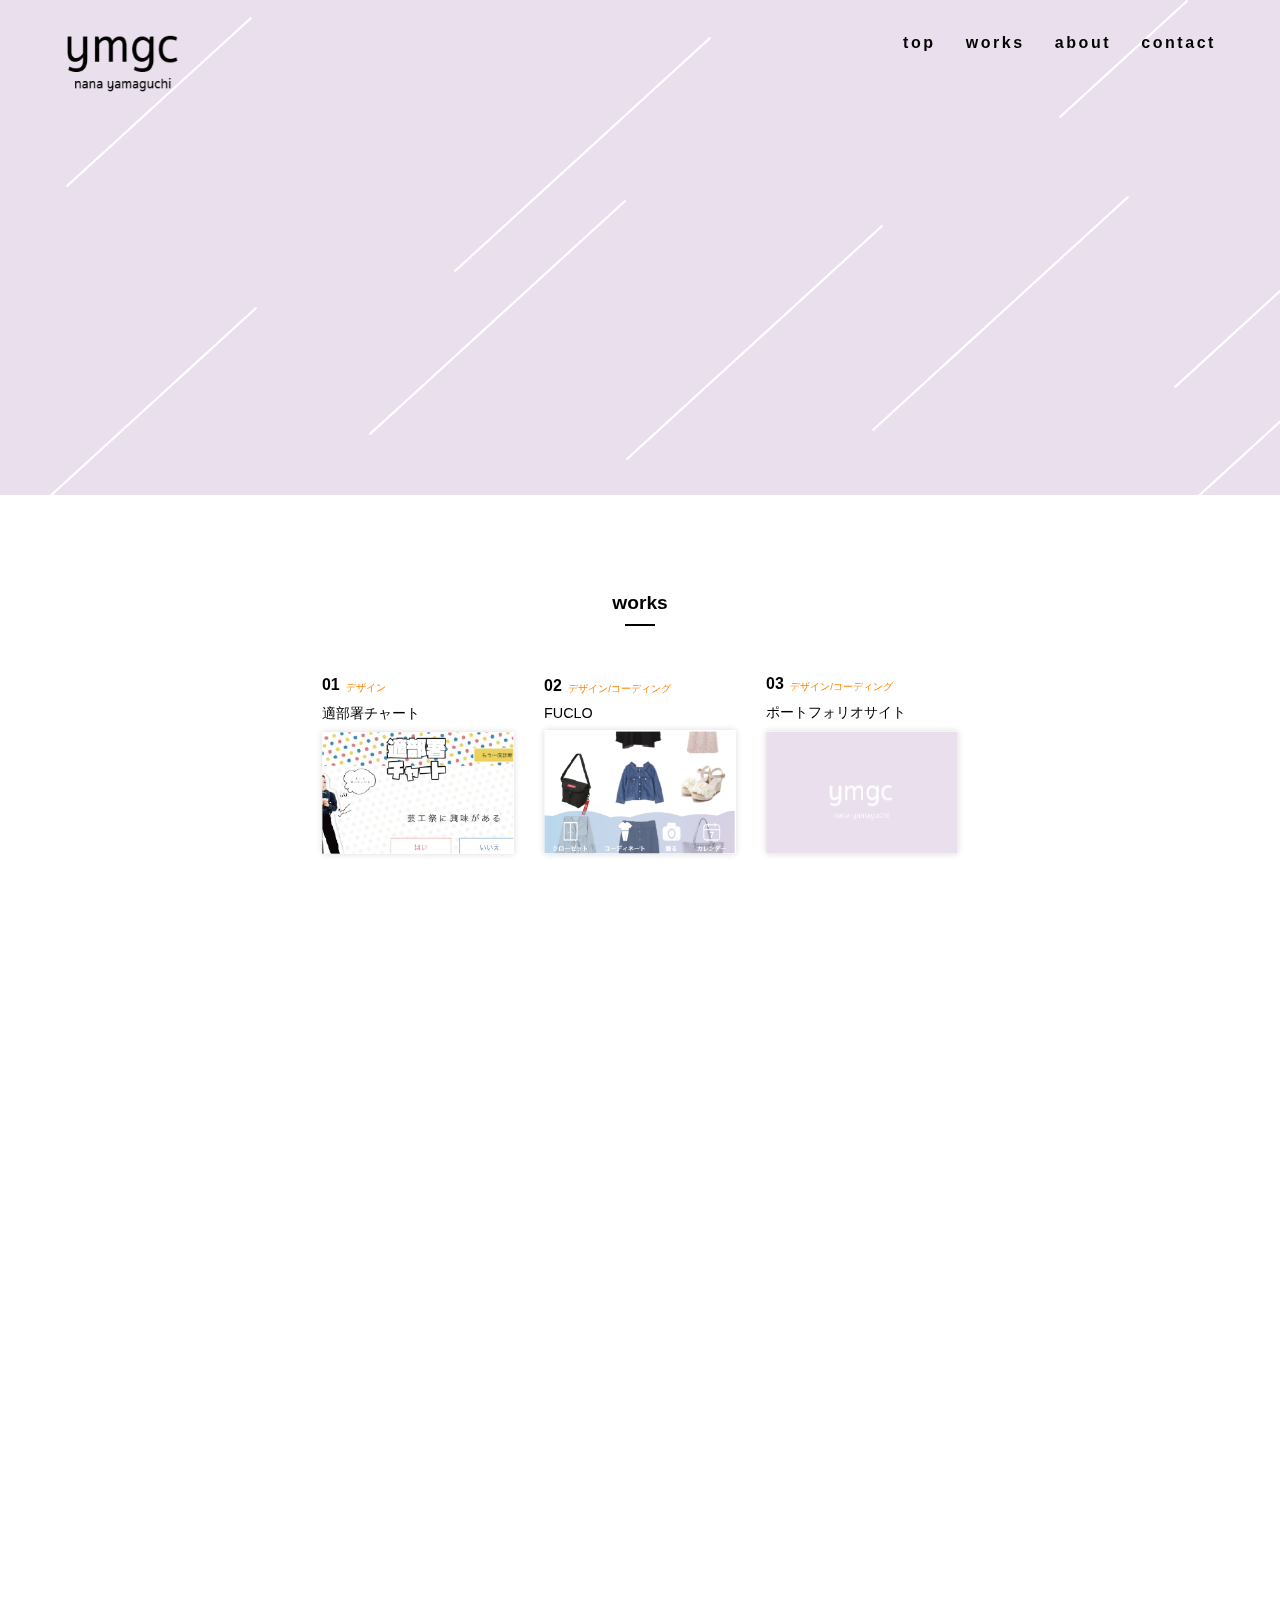
<file: index.html>
<!DOCTYPE html>
<html>
<head>
<title>ymgc</title>
<meta http-equiv="Content-Type" content="text/html; charset=utf-8" />
<meta name="viewport" content="width=device-width, initial-scale=1.0, maximum-scale=1.0, minimum-scale=1.0, viewport-fit=cover">

<link rel="stylesheet" href="css/stylesheet.css">

<!-- aos.CSS読み込み -->
<link href="https://unpkg.com/aos@2.3.1/dist/aos.css" rel="stylesheet">
<!-- jQuery.jsの読み込み -->
<script type="text/javascript" src="https://ajax.googleapis.com/ajax/libs/jquery/2.1.3/jquery.min.js"></script>



    <!-- スムーズスクロール部分の記述 -->
    <script>

        $(function(){

            // #で始まるアンカーをクリックした場合に処理
            $('a[href^=#]').click(function() {
                // スクロールの速度
                var speed = 400; // ミリ秒
                // アンカーの値取得
                var href= $(this).attr("href");
                // 移動先を取得
                var target = $(href == "#" || href == "" ? 'html' : href);
                // 移動先を数値で取得
                var position = target.offset().top;
                // スムーススクロール
                $('body,html').animate({scrollTop:position}, speed, 'swing');
                return false;
            });
        });

</script>


</head>
<body>

    <section class = "page-wrap">

    <header>
        <img src = "images/logo_black.png">
        <nav>
            <ul>
                <li><a href = "#top">top</a></li>
                <li><a href = "#works">works</a></li>
                <li><a href = "#about">about</a></li>
                <li><a href = "#contact">contact</a></li>
            </ul>
        </nav>
    </header>

    <div id = "top">
        <section class = "main-visual">
            <div class = "rain">
                <!-- <img src = "images/logo_white.png"> -->
                <div class = "logo">
                        <svg version="1.1" id="レイヤー_1" xmlns="http://www.w3.org/2000/svg" xmlns:xlink="http://www.w3.org/1999/xlink" x="0px"
                        y="0px" viewBox="0 0 841.9 595.3" style="enable-background:new 0 0 841.9 595.3;" xml:space="preserve">
                        <style type="text/css">
                            .st0{fill:#fff;}
                        </style>
                        <g>
                        <path class="path" d="M132.3,260c-2.1,3.8-4.9,7.8-8.5,12c-3.5,4.2-7.7,8-12.5,11.4c-4.8,3.4-10.4,6.2-16.8,8.4
                            C88.1,293.9,81,295,73,295c-8.2,0-15.7-1.3-22.4-4c-6.7-2.7-12.4-7-17.1-12.9c-4.7-5.9-8.4-13.5-11.1-22.8
                            c-2.7-9.2-4.1-20.3-4.1-33.2V111.6h29v110.5c0,14.2,2.8,25.2,8.5,33c5.6,7.8,13.2,11.8,22.6,11.8c12.7,0,23.4-3.5,32.1-10.6
                            c8.7-7.1,16-15.3,21.9-24.7v-120h29.7v167.8c0,31.1-7,54.2-21,69.3c-14,15.1-33.5,22.6-58.4,22.6c-10.8,0-21.5-1.7-32.1-4.9
                            c-10.6-3.3-19.2-7.2-25.8-11.8l7.4-25.4c6.8,4.3,14.3,7.7,22.4,10.1c8.1,2.4,16.8,3.6,26,3.6c8.2,0,15.6-1,22.1-3
                            c6.5-2,11.9-5.5,16.2-10.4c4.4-4.9,7.7-11.5,10.1-19.7c2.3-8.2,3.5-18.4,3.5-30.6V260z"/>
                        <path class="path" d="M244.6,295h-29.7V111.6h24.7l4.9,27.3c2.1-3.3,4.7-6.8,7.8-10.4c3.1-3.7,6.7-7,10.9-10.1
                            c4.2-3,9.1-5.6,14.7-7.6c5.5-2,11.8-3,18.9-3c11.3,0,20.6,3.2,27.9,9.5c7.3,6.3,12.6,14.9,15.9,25.8c5.4-9.6,12.9-17.9,22.4-24.9
                            c9.5-7,20.4-10.4,32.7-10.4c16.9,0,29.4,6.2,37.4,18.6c8,12.4,12,28.5,12,48.2V295h-29V174.6c0-11.6-2.1-21-6.4-28.1
                            c-4.2-7.1-11.1-10.6-20.5-10.6c-5.2,0-10,0.9-14.5,2.8c-4.5,1.9-8.6,4.5-12.4,7.8c-3.8,3.3-7.1,7-10.1,11
                            c-2.9,4.1-5.5,8.2-7.6,12.5V295h-29V174.6c0-11.6-2.1-21-6.4-28.1c-4.2-7.1-10.9-10.6-20.1-10.6c-10.4,0-19.4,3-27,8.9
                            c-7.7,6-13.6,13.2-17.8,21.8V295z"/>
                        <path class="path" d="M612.1,260c-2.1,4.6-4.9,9-8.5,13.3c-3.5,4.3-7.7,8-12.5,11.2c-4.8,3.2-10.1,5.7-15.7,7.6
                            c-5.6,1.9-11.5,2.8-17.7,2.8c-10.4,0-19.9-2.1-28.6-6.5c-8.7-4.3-16.2-10.4-22.4-18.4c-6.2-8-11.1-17.7-14.5-29.2
                            c-3.4-11.5-5.1-24.6-5.1-39.3c0-12.7,1.6-24.7,4.8-36.1c3.2-11.4,7.9-21.3,14.3-29.8c6.4-8.5,14.1-15.2,23.3-20.3
                            c9.2-5.1,19.8-7.6,31.8-7.6c6.4,0,12.2,1,17.5,3c5.3,2,10.1,4.6,14.3,7.6c4.2,3,7.9,6.4,11.1,10.1c3.2,3.7,5.8,7.2,7.9,10.4
                            l4.9-27.3h24.7v167.8c0,16.7-1.9,30.9-5.8,42.5c-3.9,11.6-9.4,21.1-16.4,28.5c-7.1,7.3-15.5,12.7-25.2,15.9
                            c-9.8,3.3-20.4,4.9-32,4.9c-12.5,0-24.4-1.8-35.8-5.3c-11.4-3.5-20.4-7.6-27-12.2l7.4-25.4c6.8,4.3,14.6,7.8,23.3,10.4
                            c8.7,2.7,18,4,27.9,4c8,0,15.3-0.9,21.9-2.7c6.6-1.8,12.2-5.1,16.9-9.9c4.7-4.8,8.4-11.3,11.1-19.6c2.7-8.2,4.1-18.8,4.1-31.7V260z
                                M612.1,167.4c-4.7-8.9-11.4-16.2-20-22c-8.6-5.8-17.2-8.7-26-8.7c-14.8,0-26.9,5.4-36.2,16.1c-9.3,10.8-13.9,26.9-13.9,48.4
                            c0,11.6,1.3,21.6,3.9,29.8c2.6,8.2,6.1,14.9,10.4,20.1c4.4,5.2,9.3,9,14.8,11.4c5.5,2.4,11.2,3.6,17.1,3.6c7.1,0,13.6-1.5,19.8-4.6
                            c6.1-3,11.4-7.4,15.9-13.1c4.5-5.7,7.9-12.5,10.4-20.5c2.5-8,3.7-16.9,3.7-26.8V167.4z"/>
                        <path class="path" d="M766.8,133.6c-9.2,0-17.2,1.8-24,5.3c-6.8,3.5-12.5,8.4-16.9,14.6c-4.5,6.2-7.8,13.5-9.9,22
                            c-2.1,8.5-3.2,17.7-3.2,27.5c0,9.9,1.1,19.1,3.2,27.7c2.1,8.6,5.5,16,10.1,22.2c4.6,6.2,10.4,11.1,17.3,14.6
                            c6.9,3.5,15.2,5.3,24.9,5.3c7.3,0,14.7-0.8,22.1-2.5c7.4-1.6,14.5-4.2,21.4-7.8l6.7,23.5c-7.5,4.3-15.5,7.5-23.8,9.5
                            c-8.4,2-18.1,3-29.1,3c-13.9,0-26-2.5-36.2-7.4c-10.2-4.9-18.8-11.7-25.7-20.3c-6.9-8.6-12-18.7-15.4-30.4c-3.3-11.6-5-24.2-5-37.6
                            c0-13.4,1.7-25.9,5-37.6c3.3-11.6,8.5-21.7,15.5-30.2c7-8.5,15.8-15.2,26.2-20.1c10.5-4.9,22.9-7.4,37.3-7.4
                            c19.3,0,35.9,3.9,49.8,11.8l-6.7,23.9C797.3,136.9,782.8,133.6,766.8,133.6z"/>
                    </g>
                    <g>
                        <path class="path" d="M79.3,490.7h-7.4v-52.1h6l1.4,8.4c0.7-1,1.7-2.1,2.8-3.2c1.1-1.1,2.4-2.1,3.9-3s3.1-1.7,4.9-2.3
                            c1.8-0.6,3.7-0.9,5.8-0.9c5.1,0,9.2,1.8,12.1,5.4c2.9,3.6,4.4,8.6,4.4,15v32.7h-7.3V458c0-4.1-0.9-7.3-2.8-9.7
                            c-1.8-2.4-4.4-3.6-7.6-3.6c-3.4,0-6.5,0.9-9.3,2.7c-2.8,1.8-5,4.1-6.8,6.7V490.7z"/>
                        <path class="path" d="M156.3,456.4c0-4.4-1-7.5-3.1-9.4c-2.1-1.9-4.9-2.9-8.4-2.9c-3,0-5.8,0.4-8.3,1.1s-4.8,1.7-6.9,2.7l-1.7-5.7
                            c1.8-1.1,4.2-2.2,7.2-3.2c3-1,6.3-1.5,9.9-1.5c6.3,0,10.9,1.7,13.9,5.1c3,3.4,4.5,8,4.5,13.8v34.2h-5.6l-1.5-9.2
                            c-0.7,1.4-1.6,2.7-2.6,3.9c-1,1.2-2.1,2.3-3.4,3.2c-1.3,0.9-2.8,1.7-4.6,2.2c-1.7,0.5-3.8,0.8-6.2,0.8c-2.1,0-4-0.3-5.8-1
                            c-1.8-0.7-3.4-1.7-4.8-3c-1.4-1.3-2.4-2.9-3.2-4.9c-0.8-1.9-1.2-4.2-1.2-6.7c0-5.8,1.9-10.2,5.6-13.1c3.7-2.9,9-4.4,15.6-4.4h10.4
                            V456.4z M156.3,464.7h-10.5c-4.6,0-8.1,1-10.4,3c-2.3,2-3.5,4.8-3.5,8.5c0,3,0.9,5.3,2.6,6.9c1.7,1.6,3.8,2.4,6.4,2.4
                            c2.3,0,4.5-0.5,6.4-1.4c1.9-0.9,3.5-2.2,4.9-3.7c1.4-1.5,2.4-3.3,3.2-5.2c0.7-1.9,1.1-3.8,1.1-5.8V464.7z"/>
                        <path class="path" d="M185.8,490.7h-7.4v-52.1h6l1.4,8.4c0.7-1,1.7-2.1,2.8-3.2c1.1-1.1,2.4-2.1,3.9-3s3.1-1.7,4.9-2.3
                            c1.8-0.6,3.7-0.9,5.8-0.9c5.1,0,9.2,1.8,12.1,5.4c2.9,3.6,4.4,8.6,4.4,15v32.7h-7.3V458c0-4.1-0.9-7.3-2.8-9.7
                            c-1.8-2.4-4.4-3.6-7.6-3.6c-3.4,0-6.5,0.9-9.3,2.7c-2.8,1.8-5,4.1-6.8,6.7V490.7z"/>
                        <path class="path" d="M262.8,456.4c0-4.4-1-7.5-3.1-9.4c-2.1-1.9-4.9-2.9-8.4-2.9c-3,0-5.8,0.4-8.3,1.1s-4.8,1.7-6.9,2.7l-1.7-5.7
                            c1.8-1.1,4.2-2.2,7.2-3.2c3-1,6.3-1.5,9.9-1.5c6.3,0,10.9,1.7,13.9,5.1c3,3.4,4.5,8,4.5,13.8v34.2h-5.6l-1.5-9.2
                            c-0.7,1.4-1.6,2.7-2.6,3.9c-1,1.2-2.1,2.3-3.4,3.2c-1.3,0.9-2.8,1.7-4.6,2.2c-1.7,0.5-3.8,0.8-6.2,0.8c-2.1,0-4-0.3-5.8-1
                            c-1.8-0.7-3.4-1.7-4.8-3c-1.4-1.3-2.4-2.9-3.2-4.9c-0.8-1.9-1.2-4.2-1.2-6.7c0-5.8,1.9-10.2,5.6-13.1c3.7-2.9,9-4.4,15.6-4.4h10.4
                            V456.4z M262.8,464.7h-10.5c-4.6,0-8.1,1-10.4,3c-2.3,2-3.5,4.8-3.5,8.5c0,3,0.9,5.3,2.6,6.9c1.7,1.6,3.8,2.4,6.4,2.4
                            c2.3,0,4.5-0.5,6.4-1.4c1.9-0.9,3.5-2.2,4.9-3.7c1.4-1.5,2.4-3.3,3.2-5.2c0.7-1.9,1.1-3.8,1.1-5.8V464.7z"/>
                        <path class="path" d="M343.3,480.5c-0.6,1.2-1.4,2.3-2.4,3.5c-1,1.2-2.2,2.3-3.6,3.3c-1.4,1-3,1.8-4.8,2.5c-1.8,0.6-3.7,1-5.9,1
                            c-4.9,0-8.9-1.6-11.7-4.9c-2.9-3.2-4.3-8.4-4.3-15.5v-31.7h7.2v31.7c0,4.2,0.9,7.5,2.6,9.9c1.7,2.3,4.1,3.5,7.2,3.5
                            c1.8,0,3.5-0.3,5.1-0.9c1.6-0.6,3-1.4,4.3-2.4c1.3-1,2.5-2.1,3.6-3.3c1.1-1.3,2-2.6,2.8-3.9v-34.5h7.4v48.2c0,8.6-1.9,15-5.7,19.2
                            c-3.8,4.2-9.1,6.3-16,6.3c-3.2,0-6.3-0.5-9.3-1.5c-3-1-5.4-2.1-7.2-3.4l1.9-6.4c1.9,1.2,4,2.2,6.4,3c2.4,0.8,5,1.1,7.8,1.1
                            c2.3,0,4.4-0.3,6.2-0.9c1.8-0.6,3.3-1.6,4.6-3.1c1.3-1.4,2.2-3.3,2.9-5.7c0.6-2.4,1-5.3,1-8.8V480.5z"/>
                        <path class="path" d="M394.2,456.4c0-4.4-1-7.5-3.1-9.4c-2.1-1.9-4.9-2.9-8.4-2.9c-3,0-5.8,0.4-8.3,1.1c-2.5,0.8-4.8,1.7-6.9,2.7
                            l-1.7-5.7c1.8-1.1,4.2-2.2,7.2-3.2c3-1,6.3-1.5,9.9-1.5c6.3,0,10.9,1.7,13.9,5.1c3,3.4,4.5,8,4.5,13.8v34.2h-5.6l-1.5-9.2
                            c-0.7,1.4-1.6,2.7-2.6,3.9c-1,1.2-2.1,2.3-3.4,3.2c-1.3,0.9-2.8,1.7-4.6,2.2c-1.7,0.5-3.8,0.8-6.2,0.8c-2.1,0-4-0.3-5.8-1
                            c-1.8-0.7-3.4-1.7-4.8-3c-1.4-1.3-2.4-2.9-3.2-4.9c-0.8-1.9-1.2-4.2-1.2-6.7c0-5.8,1.9-10.2,5.6-13.1c3.7-2.9,9-4.4,15.6-4.4h10.4
                            V456.4z M394.2,464.7h-10.5c-4.6,0-8.1,1-10.4,3c-2.3,2-3.5,4.8-3.5,8.5c0,3,0.9,5.3,2.6,6.9c1.7,1.6,3.8,2.4,6.4,2.4
                            c2.3,0,4.5-0.5,6.4-1.4c1.9-0.9,3.5-2.2,4.9-3.7c1.4-1.5,2.4-3.3,3.2-5.2c0.7-1.9,1.1-3.8,1.1-5.8V464.7z"/>
                        <path class="path" d="M423.8,490.7h-7.4v-52.1h6.1l1.3,8.4c0.6-1.1,1.4-2.2,2.4-3.2c1-1.1,2.1-2.1,3.4-3c1.3-0.9,2.7-1.7,4.3-2.3
                            c1.6-0.6,3.4-0.9,5.3-0.9c3.3,0,6,0.9,8.1,2.8c2,1.9,3.5,4.4,4.3,7.7c1.6-2.8,3.8-5.2,6.6-7.3c2.8-2.1,5.9-3.1,9.4-3.1
                            c4.7,0,8.2,1.7,10.4,5.2c2.2,3.4,3.3,8,3.3,13.6v34.3h-7.3v-34.3c0-3.5-0.6-6.4-1.8-8.5c-1.2-2.2-3.2-3.2-6.2-3.2
                            c-1.5,0-2.9,0.3-4.2,0.9c-1.3,0.6-2.5,1.3-3.7,2.3c-1.1,0.9-2.2,2-3.2,3.3c-1,1.3-1.8,2.6-2.5,3.9v35.7h-7.3v-34.3
                            c0-3.5-0.6-6.4-1.8-8.5c-1.2-2.2-3.2-3.2-6-3.2c-3,0-5.7,1-8.1,2.9c-2.4,1.9-4.2,4.1-5.6,6.7V490.7z"/>
                        <path class="path" d="M524.6,456.4c0-4.4-1-7.5-3.1-9.4c-2.1-1.9-4.9-2.9-8.4-2.9c-3,0-5.8,0.4-8.3,1.1c-2.5,0.8-4.8,1.7-6.9,2.7
                            l-1.7-5.7c1.8-1.1,4.2-2.2,7.2-3.2c3-1,6.3-1.5,9.9-1.5c6.3,0,10.9,1.7,13.9,5.1c3,3.4,4.5,8,4.5,13.8v34.2h-5.6l-1.5-9.2
                            c-0.7,1.4-1.6,2.7-2.6,3.9c-1,1.2-2.1,2.3-3.4,3.2c-1.3,0.9-2.8,1.7-4.6,2.2c-1.7,0.5-3.8,0.8-6.2,0.8c-2.1,0-4-0.3-5.8-1
                            c-1.8-0.7-3.4-1.7-4.8-3c-1.4-1.3-2.4-2.9-3.2-4.9c-0.8-1.9-1.2-4.2-1.2-6.7c0-5.8,1.9-10.2,5.6-13.1c3.7-2.9,9-4.4,15.6-4.4h10.4
                            V456.4z M524.6,464.7H514c-4.6,0-8.1,1-10.4,3c-2.3,2-3.5,4.8-3.5,8.5c0,3,0.9,5.3,2.6,6.9c1.7,1.6,3.8,2.4,6.4,2.4
                            c2.3,0,4.5-0.5,6.4-1.4c1.9-0.9,3.5-2.2,4.9-3.7c1.4-1.5,2.4-3.3,3.2-5.2c0.7-1.9,1.1-3.8,1.1-5.8V464.7z"/>
                        <path class="path" d="M579.6,480.8c-1.3,2.8-3.4,5.2-6.2,7.2c-2.8,2-6,3-9.6,3c-2.9,0-5.6-0.6-8.1-1.7c-2.5-1.1-4.6-2.8-6.4-5.1
                            c-1.8-2.2-3.2-5-4.2-8.4c-1-3.3-1.5-7.2-1.5-11.5c0-3.7,0.5-7.2,1.4-10.5c0.9-3.2,2.3-6.1,4.1-8.5s4-4.3,6.6-5.7
                            c2.6-1.4,5.5-2,8.7-2c1.9,0,3.6,0.3,5.2,0.9c1.6,0.6,3,1.4,4.3,2.3c1.2,0.9,2.3,1.9,3.3,3c1,1.1,1.8,2.2,2.4,3.2l1.3-8.4h6.1v48.2
                            c0,4.5-0.5,8.4-1.6,11.6c-1.1,3.2-2.6,5.8-4.5,7.9c-1.9,2-4.3,3.6-7,4.5c-2.7,1-5.7,1.5-9,1.5c-3.5,0-6.8-0.5-9.9-1.5
                            c-3.1-1-5.6-2.1-7.5-3.3l1.8-6.5c1.9,1.2,4.2,2.2,6.7,3c2.5,0.8,5.2,1.1,8.1,1.1c2.3,0,4.4-0.3,6.3-0.8c1.9-0.5,3.5-1.5,4.9-2.9
                            c1.3-1.4,2.4-3.3,3.2-5.7c0.8-2.4,1.2-5.4,1.2-9.1V480.8z M579.6,454.5c-1.5-2.7-3.6-5-6.1-6.8c-2.5-1.8-5.1-2.7-7.9-2.7
                            c-4.2,0-7.7,1.6-10.5,4.8c-2.8,3.2-4.2,8.1-4.2,14.6c0,3.5,0.4,6.5,1.2,9c0.8,2.5,1.8,4.5,3.1,6c1.3,1.5,2.8,2.7,4.5,3.4
                            c1.7,0.7,3.4,1.1,5.2,1.1c2.2,0,4.2-0.5,6-1.4c1.8-0.9,3.4-2.2,4.7-3.9c1.3-1.7,2.3-3.7,3-5.9c0.7-2.3,1.1-4.7,1.1-7.4V454.5z"/>
                        <path class="path" d="M635,438.6h7.4v52.1h-5.9l-1.5-9.2c-0.6,1.1-1.4,2.2-2.5,3.4c-1,1.2-2.3,2.3-3.7,3.3c-1.4,1-3.1,1.8-4.9,2.4
                            c-1.8,0.6-3.9,1-6.2,1c-4.6,0-8.4-1.6-11.3-4.8c-2.9-3.2-4.4-8.4-4.4-15.5v-32.7h7.2v32.7c0,4.2,0.9,7.5,2.6,9.9
                            c1.7,2.3,4.1,3.5,7.1,3.5c1.8,0,3.5-0.3,5.1-0.9c1.6-0.6,3.1-1.3,4.4-2.3c1.3-1,2.6-2.1,3.7-3.4c1.1-1.3,2.1-2.6,2.9-4V438.6z"/>
                        <path class="path" d="M677.8,444.1c-2.7,0-5.1,0.5-7.2,1.5c-2,1-3.7,2.4-5,4.3s-2.3,4-2.9,6.5c-0.6,2.5-1,5.2-1,8.2
                            c0,2.9,0.3,5.7,1,8.2c0.6,2.5,1.6,4.7,3,6.5c1.3,1.8,3,3.3,5.1,4.3c2.1,1,4.5,1.6,7.4,1.6c2.1,0,4.2-0.3,6.3-0.8
                            c2.1-0.5,4.1-1.3,6-2.3l1.7,5.9c-2.1,1.1-4.3,2-6.6,2.7c-2.3,0.6-5,1-8,1c-3.9,0-7.4-0.7-10.2-2c-2.9-1.4-5.3-3.3-7.2-5.7
                            c-1.9-2.4-3.4-5.3-4.3-8.6c-0.9-3.3-1.4-6.9-1.4-10.7s0.5-7.4,1.4-10.7c0.9-3.3,2.4-6.2,4.3-8.6c1.9-2.4,4.4-4.3,7.3-5.7
                            c2.9-1.4,6.4-2,10.3-2c2.7,0,5.2,0.3,7.5,0.9c2.3,0.6,4.4,1.4,6.3,2.4l-1.7,6c-1.7-0.9-3.6-1.6-5.6-2.1
                            C682.3,444.4,680.2,444.1,677.8,444.1z"/>
                        <path class="path" d="M711.1,490.7h-7.4v-72.6h7.4v28.7c0.7-1,1.6-2,2.7-3.1s2.4-2.1,3.9-2.9c1.5-0.9,3.1-1.6,4.9-2.2
                            c1.8-0.6,3.7-0.9,5.7-0.9c5.1,0,9.2,1.8,12.1,5.4c2.9,3.6,4.4,8.6,4.4,15v32.7h-7.2V458c0-4.1-0.9-7.3-2.8-9.7s-4.4-3.6-7.6-3.6
                            c-3.4,0-6.5,0.9-9.3,2.6c-2.8,1.8-5,3.9-6.8,6.5V490.7z"/>
                        <path class="path" d="M758.8,422.5c0-1.5,0.4-2.8,1.3-3.9c0.9-1.1,2.1-1.6,3.8-1.6c1.7,0,3,0.5,3.9,1.6c0.8,1.1,1.3,2.4,1.3,3.9
                            s-0.4,2.8-1.3,3.8c-0.8,1-2.1,1.6-3.9,1.6c-1.7,0-2.9-0.5-3.8-1.6C759.2,425.3,758.8,424,758.8,422.5z M767.6,490.7h-7.4v-52.1h7.4
                            V490.7z"/>
                    </g>
                    </svg>
                    
            </div>
        </section>
    </div>

    
    <section class = "contents-wrap">
        <div id = "works">
            <section class = "work-wrap">
                <div class = "title">
                    <div data-aos="fade-up">
                        <h2>works</h2>
                    </div>
                </div>
                <section class = "works-list">
                    
                    <section class = "work">
                        <div data-aos="fade-up">
                            <span class = "line01">
                                <p class = "num">01</p>
                                <p class = "type">デザイン</p>
                            </span>
                            <p class = "line02">適部署チャート</p>
                            <a href = "work01.html"><img src = "images/teki_link.png"></a>
                        </div>
                    </section>
                    
                    <section class = "work">
                            <div data-aos="fade-up">
                                <span class = "line01">
                                    <p class = "num">02</p>
                                    <p class = "type">デザイン/コーディング</p>
                                </span>
                                <p class = "line02">FUCLO</p>
                                <a href = "work02.html"><img src = "images/fcl_link.png"></a>
                            </div>
                    </section>
                    <section class = "work">
                        <div data-aos="fade-up">
                            <span class = "line01">
                                    <p class = "num">03</p>
                                    <p class = "type">デザイン/コーディング</p>
                            </span>
                            <p class = "line02">ポートフォリオサイト</p>
                            <a href = "work03.html"><img src = "images/ps_link.png"></a>
                        </div>
                    </section>
                    
                </section>
            </section>
        </div>

        <div id = "about">

            <section class = "about-wrap">
                <div class = "title">
                    <div data-aos="fade-up">
                        <h2>about</h2>
                    </div>
                </div>
                <div data-aos="fade-up">
                    <img src = "images/pic.png">
                </div>
                <div data-aos="fade-up">
                    <div class = "name-wrap">
                        <p class = "name-eng">yamaguchi nana</p>
                        <p class = "name">山口奈那</p>
                    </div>
                </div>
                
                <div class = "pr">
                    <div data-aos="fade-up">
                        <p>
                            名古屋市立大学芸術工学部情報環境デザイン学科3年<br>
                            三重県から通ってます。<br>
                            webデザインを勉強中で、フロントも触れるようになりたい。<br>
                            食べることが大好きです。
                        </p>
                    </div>
                </div>
                
                <div class = "skill-wrap">
                    <div data-aos="fade-up"><img src = "images/ai.png"></div>
                    <div data-aos="fade-up"><img src = "images/ps.png"></div>
                    <div data-aos="fade-up"><img src = "images/html.png"></div>
                    <div data-aos="fade-up"><img src = "images/css.png"></div>
                    <div data-aos="fade-up"><img src = "images/unity.png"></div>
                </div>

            </section>
        </div>

        <div id = "contact">
            <div class = "contact-wrap">
                <div class = "title">
                    <div data-aos="fade-up">
                        <h2>contact</h2>
                    </div>
                </div>
                <div data-aos="fade-up">
                    <p>お気軽にお問い合わせください</p>
                </div>
                <div class = "triangle">
                    <div data-aos="fade-up"><img class = "tri01" src = "images/triangle.png"></div>
                    <div data-aos="fade-up"><img class = "tri02" src = "images/triangle.png"></div>
                    <div data-aos="fade-up"><img class = "tri03" src = "images/triangle.png"></div>
                </div>
                <div data-aos="fade-up"><a class = "mail" href = "mailto: ymym3mil@gmail.com"><img src = "images/mail.png"></a></div>
            </section>
        </div>
    </section>

    <footer></footer>
</section>

    <!-- aos.js読み込み -->
    <script src="https://unpkg.com/aos@2.3.1/dist/aos.js"></script>
    <!-- 初期化する -->
    <script>
        
        AOS.init({
            offset: 200,
            delay: 0,
            duration: 1500,
            easing: 'ease',
            once: false,
            mirror: false,
            anchorPlacement: 'top-bottom',
        });
    </script>

</body>
</html>
</file>
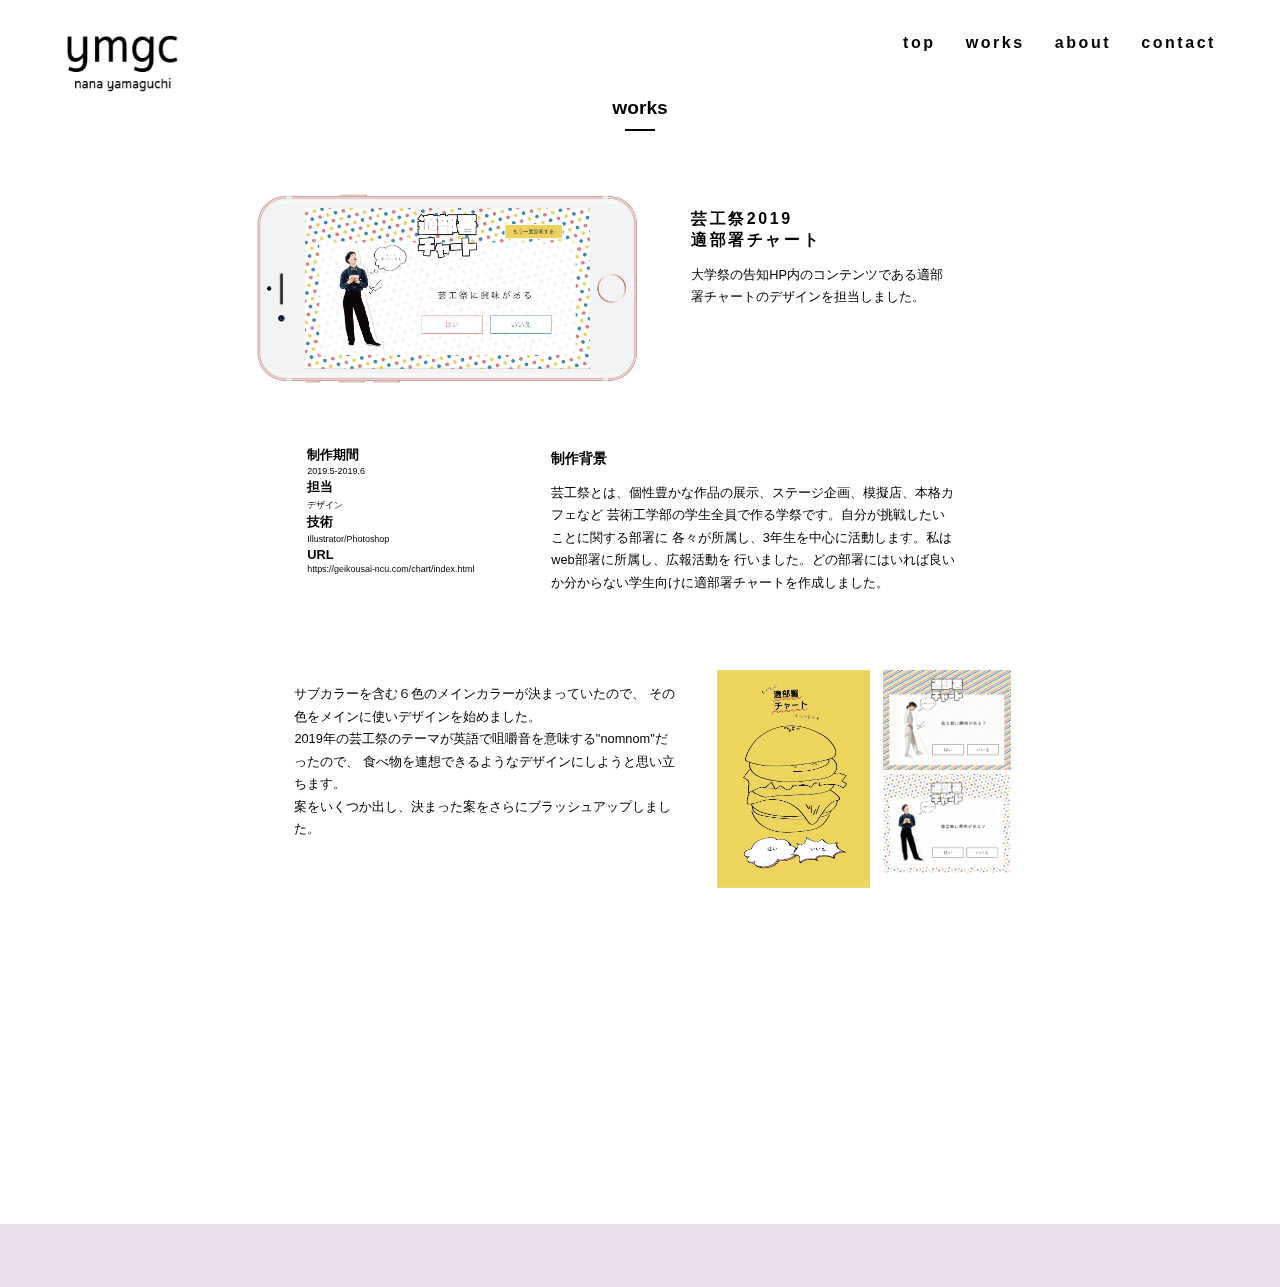
<file: work01.html>
<!DOCTYPE html>
<html>
<head>
<title>ymgc</title>
<meta http-equiv="Content-Type" content="text/html; charset=utf-8" />
<meta name="viewport" content="width=device-width, initial-scale=1.0, maximum-scale=1.0, minimum-scale=1.0, viewport-fit=cover">

<link rel="stylesheet" href="css/work.css">
<!-- aos.CSS読み込み -->
<link href="https://unpkg.com/aos@2.3.1/dist/aos.css" rel="stylesheet">
</head>
<body>

    <header>
        <img src = "images/logo_black.png">
        <nav>
            <ul>
                <li><a href = "index.html#top">top</a></li>
                <li><a href = "index.html#works">works</a></li>
                <li><a href = "index.html#about">about</a></li>
                <li><a href = "index.html#contact">contact</a></li>
            </ul>
        </nav>
    </header>

    <section class = "work-wrap">
        <div class = "title">
            <div data-aos="fade-up">
                <h2>works</h2>
            </div>
        </div>
        <section class = "main-view">
            <div data-aos="fade-up">
                <img src = "images/teki2.png" alt = "">
            </div>
            <div class = "main-right">
                <div data-aos="fade-up">
                    <div class = "work-title">芸工祭2019<br>
                        適部署チャート
                    </div>
                </div>
                <div data-aos="fade-up">
                    <p class = "intro">大学祭の告知HP内のコンテンツである適部署チャートのデザインを担当しました。</p>
                </div>
            </div>
        </section>

        <section class = "flow01">
            
            <section class = "summary">
                <div data-aos="fade-up" data-aos-delay = 2000>
                    <dt>制作期間</dt>
                    <dd>2019.5-2019.6</dd>
                    <dt>担当</dt>
                    <dd>デザイン</dd>
                    <dt>技術</dt>
                    <dd>Illustrator/Photoshop</dd>
                    <dt>URL</dt>
                    <dd><a href = "https://geikousai-ncu.com/chart/index.html">https://geikousai-ncu.com/chart/index.html</a></dd>
                </div>
            </section>
            <div class = "background">
                <div data-aos="fade-up" data-aos-delay = 2000>
                    <p class = "background-title">制作背景</p>
                    <p>
                    芸工祭とは、個性豊かな作品の展示、ステージ企画、模擬店、本格カフェなど
                    芸術工学部の学生全員で作る学祭です。自分が挑戦したいことに関する部署に
                    各々が所属し、3年生を中心に活動します。私はweb部署に所属し、広報活動を
                    行いました。どの部署にはいれば良いか分からない学生向けに適部署チャートを作成しました。
                    </p>
                </div>
            </div>
        </section>

        <section class = "flow02">
            <div data-aos="fade-up" data-aos-delay = 2000>
                <div class = "left">
                    <p>
                        サブカラーを含む６色のメインカラーが決まっていたので、
                        その色をメインに使いデザインを始めました。 <br>
                        2019年の芸工祭のテーマが英語で咀嚼音を意味する"nomnom"だったので、
                        食べ物を連想できるようなデザインにしようと思い立ちます。<br>
                        案をいくつか出し、決まった案をさらにブラッシュアップしました。
                    </p>
                </div>
            </div>
            <div data-aos="fade-up" data-aos-delay = 2000>
                <div class = "right">
                    <img src = "images/bt1.png" alt = "">
                    <div class = "right-right">
                        <img src = "images/bt2.png" alt = "">
                        <img src = "images/bt3.png" alt = "">
                    </div>
                </div>
            </div>
        </section>

        <section class = "flow03">
                <div data-aos="fade-up">
                    <img src = "images/teki.png" alt = "">
                </div>
            <div class = "right">
                <div data-aos="fade-up">
                    <p>
                        適部署チャートを作る時点で、芸工祭のメインビジュアルや告知サイトの
                        デザインなども決まっていなかったので少し苦戦しましたが、
                        告知サイトのデザインを担当する
                        web部部署のメンバーとイメージを擦り合わせながら作成しました。
                        今回はコーディングは担当していないのですが、アニメーションをつけていただいたので、
                        よりポップな印象になったと思います。
                    </p>
                </div>
            </div>
    
        </section>
    </section>

    <footer></footer>

    <!-- aos.js読み込み -->
    <script src="https://unpkg.com/aos@2.3.1/dist/aos.js"></script>
    <!-- 初期化する -->
    <script>
        
        AOS.init({
            offset: 120,
            delay: 0,
            duration: 2000,
            easing: 'ease',
            once: false,
            mirror: false,
            anchorPlacement: 'top-bottom',
        });
    </script>

    
</body>
</html>
</file>
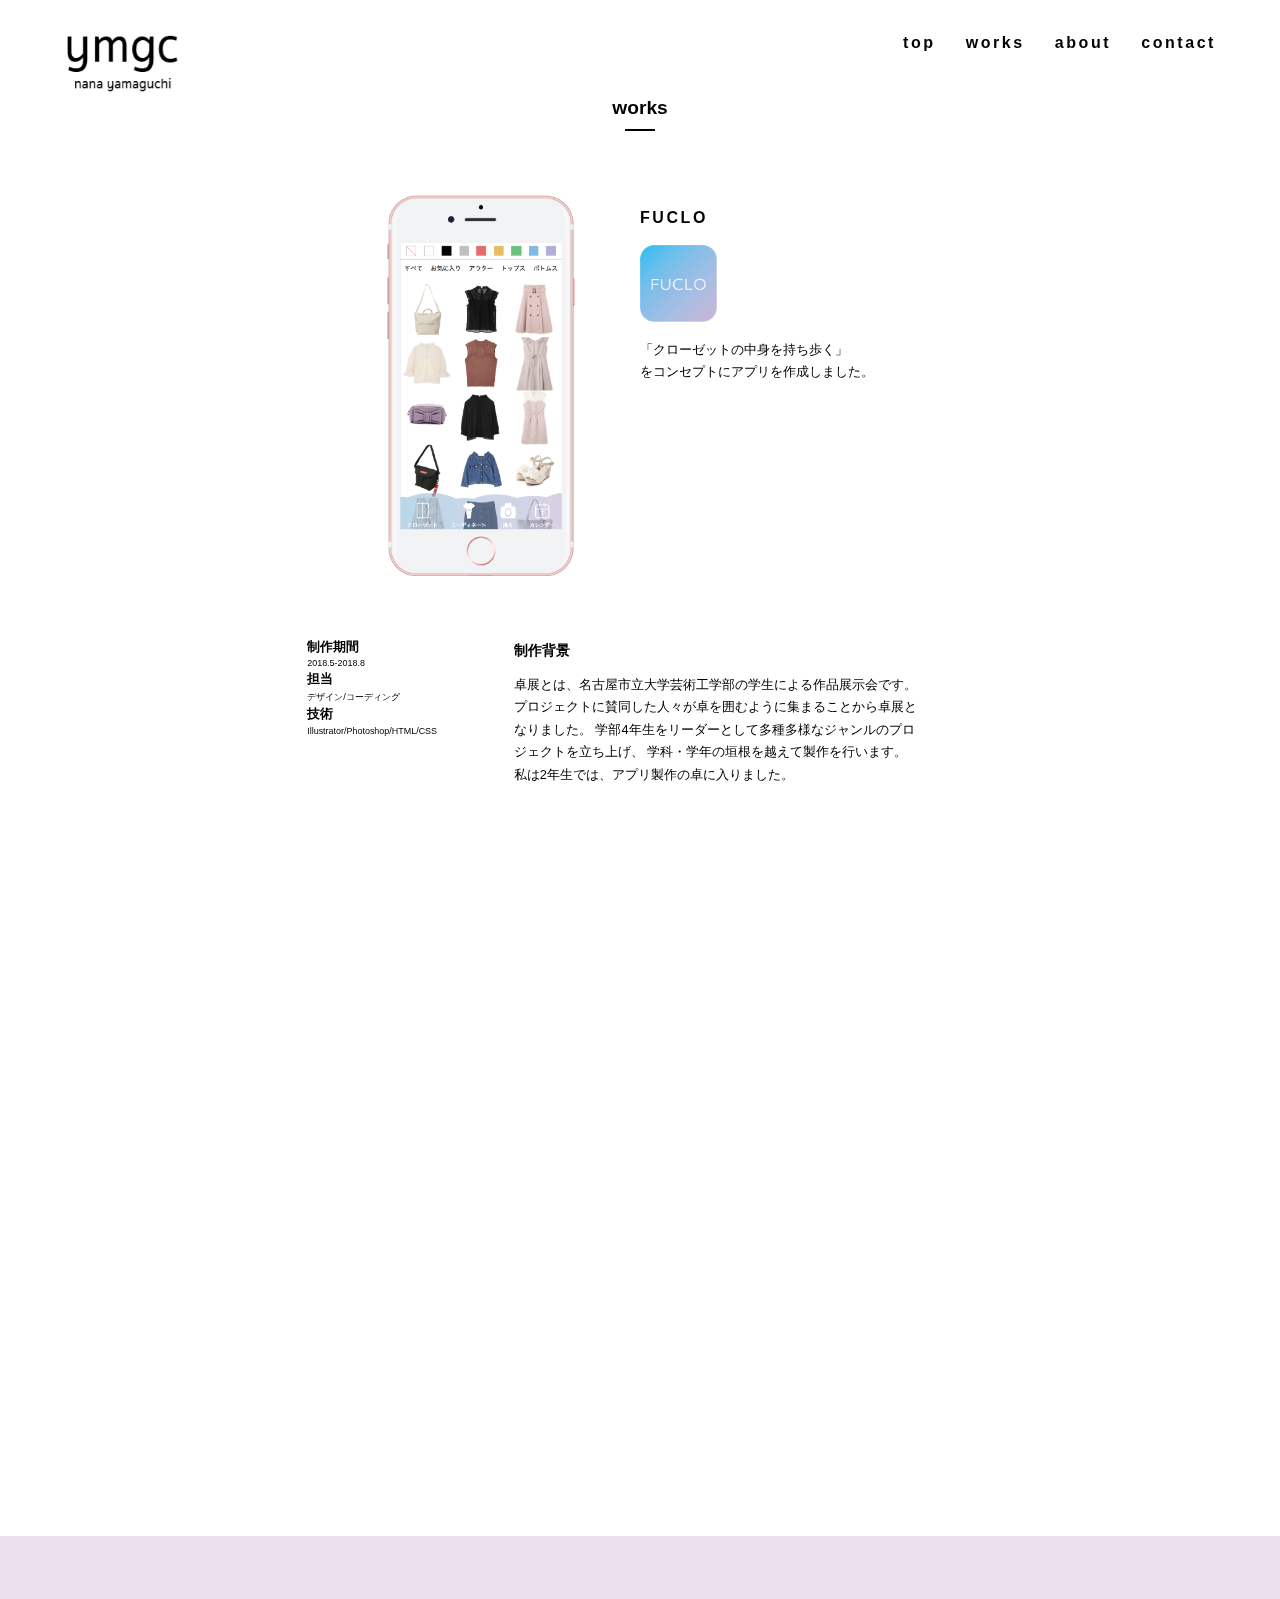
<file: work02.html>
<!DOCTYPE html>
<html>
<head>
<title>ymgc</title>
<meta http-equiv="Content-Type" content="text/html; charset=utf-8" />
<meta name="viewport" content="width=device-width, initial-scale=1.0, maximum-scale=1.0, minimum-scale=1.0, viewport-fit=cover">

<link rel="stylesheet" href="css/work-app.css">
<!-- aos.CSS読み込み -->
<link href="https://unpkg.com/aos@2.3.1/dist/aos.css" rel="stylesheet">
</head>
<body>

    <header>
        <img src = "images/logo_black.png">
        <nav>
            <ul>
                <li><a href = "index.html#top">top</a></li>
                <li><a href = "index.html#works">works</a></li>
                <li><a href = "index.html#about">about</a></li>
                <li><a href = "index.html#contact">contact</a></li>
            </ul>
        </nav>
    </header>

    <section class = "work-wrap">
        <div class = "title">
            <div data-aos="fade-up">
                <h2>works</h2>
            </div>
        </div>
        <div data-aos="fade-up">
            <section class = "main-view">
                <img src = "images/fcl1.png" alt = "">
                <div class = "main-right">
                    <div class = "work-title">
                        FUCLO
                    </div>
                    <img src = "images/fcl6.png" alt = "">
                    <p class = "intro">「クローゼットの中身を持ち歩く」<br>
                        をコンセプトにアプリを作成しました。
                    </p>
                </div>
            </section>
        </div>

        <section class = "flow01">
            <section class = "summary">
                <div data-aos="fade-up" data-aos-delay = 2000>
                    <dt>制作期間</dt>
                    <dd>2018.5-2018.8</dd>
                    <dt>担当</dt>
                    <dd>デザイン/コーディング</dd>
                    <dt>技術</dt>
                    <dd>Illustrator/Photoshop/HTML/CSS</dd>
                </div>
            </section>
            <div class = "background">
                <div data-aos="fade-up" data-aos-delay = 2000>
                    <p class = "background-title">制作背景</p>
                    <p>
                    卓展とは、名古屋市立大学芸術工学部の学生による作品展示会です。
                    プロジェクトに賛同した人々が卓を囲むように集まることから卓展となりました。
                    学部4年生をリーダーとして多種多様なジャンルのプロジェクトを立ち上げ、
                    学科・学年の垣根を越えて製作を行います。
                    私は2年生では、アプリ製作の卓に入りました。
                    </p>
                </div>
            </div>
        </section>

        <section class = "flow02">
            <div data-aos="fade-up">
                <div class = "left">
                    <p>
                        アプリであればどのようなアプリでもよかったので、私が使いたいアプリを作成することにしました。
                        クローゼットの中の服が多すぎて自分でも管理しきれない人をターゲットにアプリを作成しました。
                        買った服の写真・色・ジャンルを登録することで、アプリからクローゼットの中を確認することができます。
                        次の日のコーディネートを決めるとき、新しい服を買うときに役に立つアプリです。<br><br>

                        Ruby on Railsを使用したアプリケーションの開発は先輩にしていただき、
                        デザインやフロント面のコーディングを行いました。
                        Ruby on Railsでの開発がとても大変そうだったので先輩には頭が上がりません。
                    </p>
                </div>
            </div>
            <div data-aos="fade-up">
                <div class = "right">
                    <img src = "images/fcl2.png" alt = "">
                </div>
            </div>
        </section>

        <section class = "flow03">
                <div data-aos="fade-up">
                    <img src = "images/fcl8.png" alt = "">
                </div>
            <div class = "right">
                <div data-aos="fade-up">
                    <p>
                        卓展3日前までは、実は全く別のデザインでしたが、
                        新しいデザインが思いついたので急遽変更しました。<br>
                        フッター部分を透けるようなデザインにし、
                        グラデージョンを使うことで柔らかいデザインになりました。
                    </p>
                </div>
            </div>
    
        </section>
    </section>

    <footer></footer>

    <!-- aos.js読み込み -->
    <script src="https://unpkg.com/aos@2.3.1/dist/aos.js"></script>
    <!-- 初期化する -->
    <script>
        
        AOS.init({
            offset: 120,
            delay: 0,
            duration: 2000,
            easing: 'ease',
            once: false,
            mirror: false,
            anchorPlacement: 'top-bottom',
        });
    </script>

    
</body>
</html>
</file>
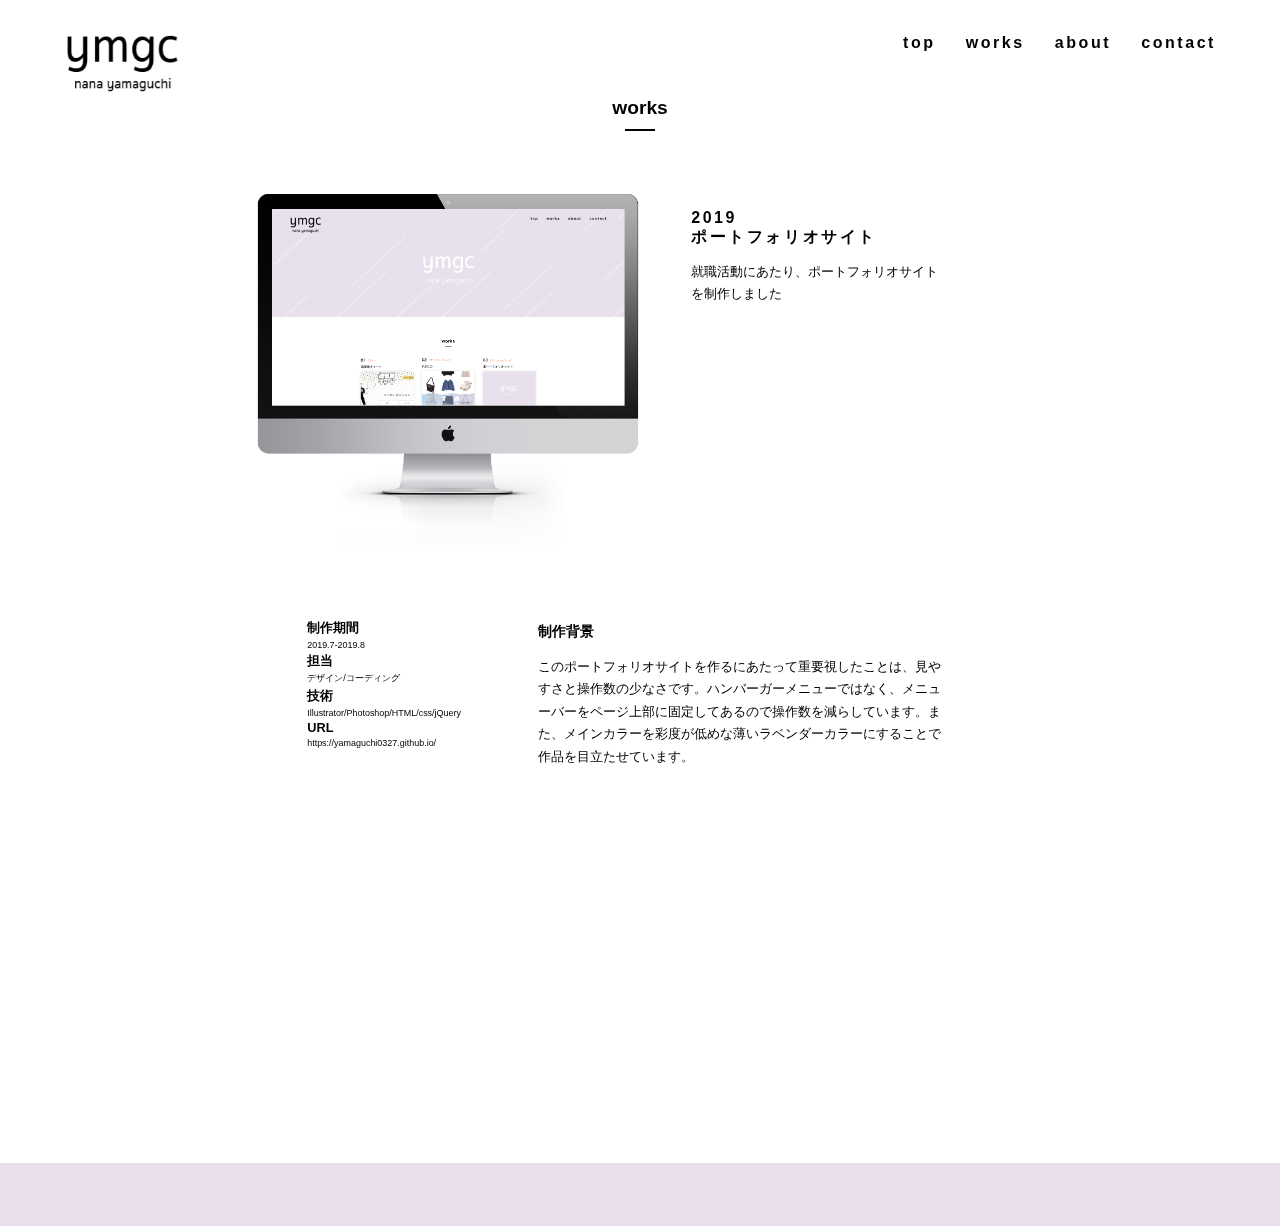
<file: work03.html>
<!DOCTYPE html>
<html>
<head>
<title>ymgc</title>
<meta http-equiv="Content-Type" content="text/html; charset=utf-8" />
<meta name="viewport" content="width=device-width, initial-scale=1.0, maximum-scale=1.0, minimum-scale=1.0, viewport-fit=cover">

<link rel="stylesheet" href="css/work-pc.css">
<!-- aos.CSS読み込み -->
<link href="https://unpkg.com/aos@2.3.1/dist/aos.css" rel="stylesheet">
</head>
<body>

    <header>
        <img src = "images/logo_black.png">
        <nav>
            <ul>
                <li><a href = "index.html#top">top</a></li>
                <li><a href = "index.html#works">works</a></li>
                <li><a href = "index.html#about">about</a></li>
                <li><a href = "index.html#contact">contact</a></li>
            </ul>
        </nav>
    </header>

    <section class = "work-wrap">
        <div class = "title">
            <div data-aos="fade-up">
                <h2>works</h2>
            </div>
        </div>
        <div data-aos="fade-up">
            <section class = "main-view">
                <img src = "images/port.png" alt = "">
                <div class = "main-right">
                    <div class = "work-title">2019<br>ポートフォリオサイト
                    </div>
                    <p class = "intro">就職活動にあたり、ポートフォリオサイトを制作しました</p>
                </div>
            </section>
        </div>

        <section class = "flow01">
            <section class = "summary">
                <div data-aos="fade-up" data-aos-delay = 2000>
                    <dt>制作期間</dt>
                    <dd>2019.7-2019.8</dd>
                    <dt>担当</dt>
                    <dd>デザイン/コーディング</dd>
                    <dt>技術</dt>
                    <dd>Illustrator/Photoshop/HTML/css/jQuery</dd>
                    <dt>URL</dt>
                    <dd><a href = "index.html#top">https://yamaguchi0327.github.io/</a></dd>
                </div>
            </section>
            <div class = "background">
                <div data-aos="fade-up" data-aos-delay = 2000>
                    <p class = "background-title">制作背景</p>
                    <p>
                    このポートフォリオサイトを作るにあたって重要視したことは、見やすさと操作数の少なさです。ハンバーガーメニューではなく、メニューバーをページ上部に固定してあるので操作数を減らしています。また、メインカラーを彩度が低めな薄いラベンダーカラーにすることで作品を目立たせています。
                    </p>
                </div>
            </div>
        </section>

        <section class = "flow02">
            <div data-aos="fade-up">
                <div class = "left">
                    <p>
                        また、芸術工学部で毎年行われる卓展で今年はweb制作卓に入っており、その作品としても制作中です。卓のテーマがアニメーションを使用したwebサイトなので、今後アニメーションを追加していく予定です。また、スマートフォンでも見れるようにレスポンシブデザインにしていきたいです。
                    </p>
                </div>
            </div>
            <div class = "right">
                <div data-aos="fade-up">
                    <img src = "images/port2.png" alt = "">
                </div>
            </div>
        </section>

    </section>

    <footer></footer>

    <!-- aos.js読み込み -->
    <script src="https://unpkg.com/aos@2.3.1/dist/aos.js"></script>
    <!-- 初期化する -->
    <script>
        
        AOS.init({
            offset: 120,
            delay: 0,
            duration: 2000,
            easing: 'ease',
            once: false,
            mirror: false,
            anchorPlacement: 'top-bottom',
        });
    </script>
    
</body>
</html>
</file>
<file: css/stylesheet.css>
body{
    margin: 0;
    font-family: 'Karla', 'Source Sans Pro','NotoSansCJKjp', 'Hiragino Kaku Gothic ProN', 'ヒラギノ角ゴ ProN W3', sans-serif;
}

p{
    margin: 0;
    font-size: 0.8em
}

header > img{
    position: fixed;
    top: 2vh;
    left: 5vw;
    width: 9vw;
    z-index: 99;
}

header > nav{
    position: fixed;
    top: 2vh;
    right: 5vw;
    z-index: 9;
}

nav ul{
    list-style: none;
}

nav > ul > li{
    display: inline-block;
    font-weight: 600;
    letter-spacing: .16em;
    margin-left: 2vw;
    position: relative;
    -webkit-transition: .3s;
	transition: .3s;
}

/* ホバーアニメーション */
nav > ul > li::after{
    position: absolute;
    bottom: -4px;
    left: 0;
    content: '';
    width: 100%;
    height: 2px;
    background: #333;
    transform: scale(0, 1);
    transform-origin: center top;
    transition: transform .3s;
}

nav > ul > li:hover::after{
    transform: scale(1, 1);
}

/* ここまでホバーアニメーション */

a , a:visited{
    text-decoration: none;
    color: black;
}


.main-visual{
    width: 100vw;
    height: 55vh;
    background-color: rgb(234,224,237);
    /* text-align: center; */
}

.rain{
    background-image: url("../images/rain.png");
    max-width: 100vw;
    height: 100%;
    position: relative;
    animation: loop 5s linear infinite;
}

@keyframes loop {
    from{background-position: 1919px 0;}
    to{background-position: 1500px 542px;}
}

/* .rain > img{
    margin: auto;
    top: 4vh;
    bottom: 0;
    left: 0;
    right: 0;
    width: 15vw;
    position: absolute;
    z-index: 99;
} */

.contents-wrap{
    text-align: center;
    width: 60vw;
    margin: auto;
}

h2{
    padding: 9vh 0 5vh 0;
    font-size: 1.2em;
    font-weight: bold;
    color: #000;
}

.title h2::after{
    display: block;
    position: absolute;
    left: 50%;
    width: 30px;
    margin: 10px 0 0 -15px;
    border-bottom: 2px solid #000;
    content: "";
}

.work-wrap{
    margin-bottom: 10vh;
}

.work{
    display: inline-block;
    margin: 0 1vw;
}

.line01{
    display: flex;
    
}

.num{
    font-size: 1em;
    font-weight: bold;
}

.type{
    font-size: 0.6em;
    padding: 0.7vh 0 0 0.5vw;
    color: rgb(255,130,0);
}

.line02{
    display: flex;
    margin: 1vh 0;
    font-size: 0.9em;
}

.work  img{
    width: 15vw;
    box-shadow:0 0 0.5vw rgb(222,220,222);
    -webkit-transform: scale(1);
    transform: scale(1);
    -webkit-transition: .3s ease-in-out;
    transition: .3s ease-in-out;
}

.work img:hover{
    -webkit-transform: scale(1.06);
    transform: scale(1.06);
  }

.name-eng{
    letter-spacing: 0.2em;
    color: rgb(234,210,237);

}

.about-wrap img{
    width: 10vw;
    margin-bottom: 1vh;
}

.name{
    font-weight: bold;
    letter-spacing: 0.5em;
    font-size: 1.2em;
    margin: 0.5vh;
}

.pr{
    margin-top: 3vh;
    line-height: 2.5vh;
}

.skill-wrap{
    display: flex;
    justify-content: center;
}

.skill-wrap  img{
    width: 3vw;
    margin: 3vh 1vw;
}

.triangle img{
    display: block;
    margin: 0 auto;
    margin-top: 2vh;
}

.tri02{
    width: 1.7svw;
}

.tri03{
    width: 1.4vw;
}

.mail img{
    width: 5vw;
    margin: 3vh 0 5vh 0;
}

.mail img:hover {
    animation: hoverShake 0.2s linear 3;
    opacity: 0.8;
}
  
@keyframes hoverShake {
    0% {transform: skew(0deg,0deg);}
    25% {transform: skew(7deg, 7deg);}
    75% {transform: skew(-7deg, -7deg);}
    100% {transform: skew(0deg,0deg);}
}

footer{
    background-color: rgb(234,224,237);
    width: 100vw;
    height: 7vh;
}

.first-anim{
    width: 100vw;
    height: 100vh;
    text-align: center;
    position: relative; 
}

svg{
    position: absolute;  
    top: 4vh;                     /* 位置指定 */
   bottom:  0;                  /* 位置指定 */
   left:  0;                    /* 位置指定 */
   right:  0;                   /* 位置指定 */
   margin:  auto;
   width: 15vw;
    z-index: 99;
}

.path {
    stroke: #fff;
    fill: none;
    stroke-width: 3;
    stroke-dasharray: 3000;
    stroke-dashoffset: 3000;
    animation: DASH 3s ease-in alternate forwards;
    -webkit-animation: DASH 3s ease-in 0s forwards;
    -o-animation: DASH 3s ease-in 0s forwards;
    animation: DASH 3s ease-in 0s forwards;
}
@keyframes DASH {
    0% {
        stroke-dashoffset: 3000;
    }
    70%{
        fill:transparent;
    }
    100% {
        stroke-dashoffset: 0;
        fill: #fff;
    }
}
@-moz-keyframes DASH {
    0% {
        stroke-dashoffset: 3000;
    }
    70%{
        fill:transparent;
    }
    100% {
        stroke-dashoffset: 0;
        fill: #fff;
    }
}
@-webkit-keyframes DASH {
    0% {
        stroke-dashoffset: 3000;
    }
    70%{
        fill:transparent;
    }
    100% {
        stroke-dashoffset: 0;
        fill: #fff;
    }
}
@-o-keyframes DASH {
    0% {
        stroke-dashoffset: 3000;
    }
    70%{
        fill:transparent;
    }
    100% {
        stroke-dashoffset: 0;
        fill: #fff;
    }
}
@-ms-keyframes DASHf {
    0% {
        stroke-dashoffset: 3000;
    }
    70%{
        fill:transparent;
    }
    100% {
        stroke-dashoffset: 0;
        fill: #fff;
    }
}
</file>
<file: css/work.css>
body{
    margin: 0;
    font-family: 'Karla', 'Source Sans Pro','NotoSansCJKjp', 'Hiragino Kaku Gothic ProN', 'ヒラギノ角ゴ ProN W3', sans-serif;
}

p{
    font-size: 0.8em;
    line-height: 2.5vh;
}

header > img{
    position: fixed;
    top: 2vh;
    left: 5vw;
    width: 9vw;
    z-index: 99;
}

header > nav{
    position: fixed;
    top: 2vh;
    right: 5vw;
    z-index: 9;
}

nav ul{
    list-style: none;
}

nav > ul > li{
    display: inline-block;
    font-weight: 600;
    letter-spacing: .16em;
    margin-left: 2vw;
    position: relative;
    -webkit-transition: .3s;
	transition: .3s;
}

/* ホバーアニメーション */
nav > ul > li::after{
    position: absolute;
    bottom: -4px;
    left: 0;
    content: '';
    width: 100%;
    height: 2px;
    background: #333;
    transform: scale(0, 1);
    transform-origin: center top;
    transition: transform .3s;
}

nav > ul > li:hover::after{
    transform: scale(1, 1);
}

/* ここまでホバーアニメーション */

a , a:visited{
    text-decoration: none;
    color: black;
}


.work-wrap{
    text-align: center;
    width: 60vw;
    margin: auto;
}

h2{
    padding: 9vh 0 2vh 0;
    font-size: 1.2em;
    font-weight: bold;
    color: #000;
}

.title h2::after{
    display: block;
    position: absolute;
    left: 50%;
    width: 30px;
    margin: 10px 0 0 -15px;
    border-bottom: 2px solid #000;
    content: "";
}

.main-view{
    display: flex;
    margin-top: 6vh;
    text-align: left;
}

.main-view  img{
    width: 30vw;
    display: flex;
}

.main-right{
    margin: 2vh 6vw 2vh 4vw;
}

.work-title{
    font-weight: 600;
    letter-spacing: .16em;
}

.flow01 , .flow02 , .flow03{
    display: flex;
    padding-top: 7vh;
    text-align: left;
}

.summary{
    margin: 0 4vw;
}

dt{
    font-weight: bold;
    font-size: 0.8em;
}

dd{
    font-size: 0.7vw;
    margin: 0;
    padding: 0.3vh 0;
}

.background{
    width: 45vh;
    margin: 0 4vw 0 2vw;
}

.background-title{
    font-weight: bold;
    font-size: 0.9em;
    margin: 0;
}

.flow02 .left{
    margin: 0 3vw;
    width: 30vw;
}

.flow02 .right{
    display: flex;
}

.right > img{
    width: 12vw;
}

.right-right  img{
    width: 10vw;
    margin: 0 1vw;
}

.flow03  img{
    width: 20vw;
    margin: 0 4vw;
}

.flow03 > .right{
    width: 25vw;
}



footer{
    background-color: rgb(234,224,237);
    width: 100vw;
    height: 7vh;
    margin-top: 10vh;
}
</file>
<file: css/work-app.css>
body{
    margin: 0;
    font-family: 'Karla', 'Source Sans Pro','NotoSansCJKjp', 'Hiragino Kaku Gothic ProN', 'ヒラギノ角ゴ ProN W3', sans-serif;
}

p{
    font-size: 0.8em;
    line-height: 2.5vh;
}

header > img{
    position: fixed;
    top: 2vh;
    left: 5vw;
    width: 9vw;
    z-index: 99;
}

header > nav{
    position: fixed;
    top: 2vh;
    right: 5vw;
    z-index: 9;
}

nav ul{
    list-style: none;
}

nav > ul > li{
    display: inline-block;
    font-weight: 600;
    letter-spacing: .16em;
    margin-left: 2vw;
    position: relative;
    -webkit-transition: .3s;
	transition: .3s;
}

/* ホバーアニメーション */
nav > ul > li::after{
    position: absolute;
    bottom: -4px;
    left: 0;
    content: '';
    width: 100%;
    height: 2px;
    background: #333;
    transform: scale(0, 1);
    transform-origin: center top;
    transition: transform .3s;
}

nav > ul > li:hover::after{
    transform: scale(1, 1);
}

/* ここまでホバーアニメーション */

a , a:visited{
    text-decoration: none;
    color: black;
}


.work-wrap{
    text-align: center;
    width: 60vw;
    margin: auto;
}

h2{
    padding: 9vh 0 2vh 0;
    font-size: 1.2em;
    font-weight: bold;
    color: #000;
}

.title h2::after{
    display: block;
    position: absolute;
    left: 50%;
    width: 30px;
    margin: 10px 0 0 -15px;
    border-bottom: 2px solid #000;
    content: "";
}

.main-view{
    display: flex;
    margin-top: 6vh;
    text-align: left;
    padding: 0 8vw;
}

.main-view > img{
    width: 15vw;
    display: flex;
    margin: 0 0 0 2vw;
}

.main-right{
    margin: 2vh 2vw 2vh 5vw;
}

.main-right > img{
    margin-top: 2vh;
    width: 6vw;
}

.work-title{
    font-weight: 600;
    letter-spacing: .16em;
}

.flow01 , .flow02 , .flow03{
    display: flex;
    padding-top: 7vh;
    text-align: left;
}

.summary{
    margin: 0 4vw;
}

dt{
    font-weight: bold;
    font-size: 0.8em;
}

dd{
    font-size: 0.7vw;
    margin: 0;
    padding: 0.3vh 0;
}

.background{
    width: 45vh;
    margin: 0 4vw 0 2vw;
}

.background-title{
    font-weight: bold;
    font-size: 0.9em;
    margin: 0;
}

.flow02  .left{
    margin: 0 4vw;
    width: 30vw;
}

.flow02  .right{
    display: flex;
}

.flow02 .right > img{
    width: 12vw;
}

.right-right > img{
    width: 10vw;
    margin: 0 1vw;
}

.flow03  img{
    padding: 3vh 2vw;
    width: 20vw;
    height: 17vh;
    margin: 0 2vw  0 3vw;
}

.flow03 > .right{
    margin-top: 3vh;
    width: 20vw;
}



footer{
    background-color: rgb(234,224,237);
    width: 100vw;
    height: 7vh;
    margin-top: 10vh;
}
</file>
<file: css/work-pc.css>
body{
    margin: 0;
    font-family: 'Karla', 'Source Sans Pro','NotoSansCJKjp', 'Hiragino Kaku Gothic ProN', 'ヒラギノ角ゴ ProN W3', sans-serif;
}

p{
    font-size: 0.8em;
    line-height: 2.5vh;
}

header > img{
    position: fixed;
    top: 2vh;
    left: 5vw;
    width: 9vw;
    z-index: 99;
}

header > nav{
    position: fixed;
    top: 2vh;
    right: 5vw;
    z-index: 9;
}

nav ul{
    list-style: none;
}

nav > ul > li{
    display: inline-block;
    font-weight: 600;
    letter-spacing: .16em;
    margin-left: 2vw;
    position: relative;
    -webkit-transition: .3s;
	transition: .3s;
}

/* ホバーアニメーション */
nav > ul > li::after{
    position: absolute;
    bottom: -4px;
    left: 0;
    content: '';
    width: 100%;
    height: 2px;
    background: #333;
    transform: scale(0, 1);
    transform-origin: center top;
    transition: transform .3s;
}

nav > ul > li:hover::after{
    transform: scale(1, 1);
}

/* ここまでホバーアニメーション */

a , a:visited{
    text-decoration: none;
    color: black;
}


.work-wrap{
    text-align: center;
    width: 60vw;
    margin: auto;
}

h2{
    padding: 9vh 0 2vh 0;
    font-size: 1.2em;
    font-weight: bold;
    color: #000;
}

.title h2::after{
    display: block;
    position: absolute;
    left: 50%;
    width: 30px;
    margin: 10px 0 0 -15px;
    border-bottom: 2px solid #000;
    content: "";
}

.main-view{
    display: flex;
    margin-top: 6vh;
    text-align: left;
}

.main-view > img{
    width: 30vw;
    display: flex;
}

.main-right{
    margin: 2vh 6vw 2vh 4vw;
}

.work-title{
    font-weight: 600;
    letter-spacing: .16em;
}

.flow01 , .flow02 , .flow03{
    display: flex;
    padding-top: 7vh;
    text-align: left;
}

.summary{
    margin: 0 4vw;
}

dt{
    font-weight: bold;
    font-size: 0.8em;
}

dd{
    font-size: 0.7vw;
    margin: 0;
    padding: 0.3vh 0;
}

.background{
    width: 45vh;
    margin: 0 4vw 0 2vw;
}

.background-title{
    font-weight: bold;
    font-size: 0.9em;
    margin: 0;
}

.flow02  .left{
    margin: 0 3vw;
    width: 20vw;
}

.flow02 > .right{
    display: flex;
}

.flow02 > .right img{
    width: 25vw;
    height: 25vh;
    box-shadow:0 0 0.5vw rgb(222,220,222)
}

/* .right-right > img{
    width: 10vw;
    margin: 0 1vw;
}

.flow03 > img{
    width: 20vw;
    margin: 0 4vw;
}

.flow03 > .right{
    width: 25vw;
} */



footer{
    background-color: rgb(234,224,237);
    width: 100vw;
    height: 7vh;
    margin-top: 10vh;
}
</file>
